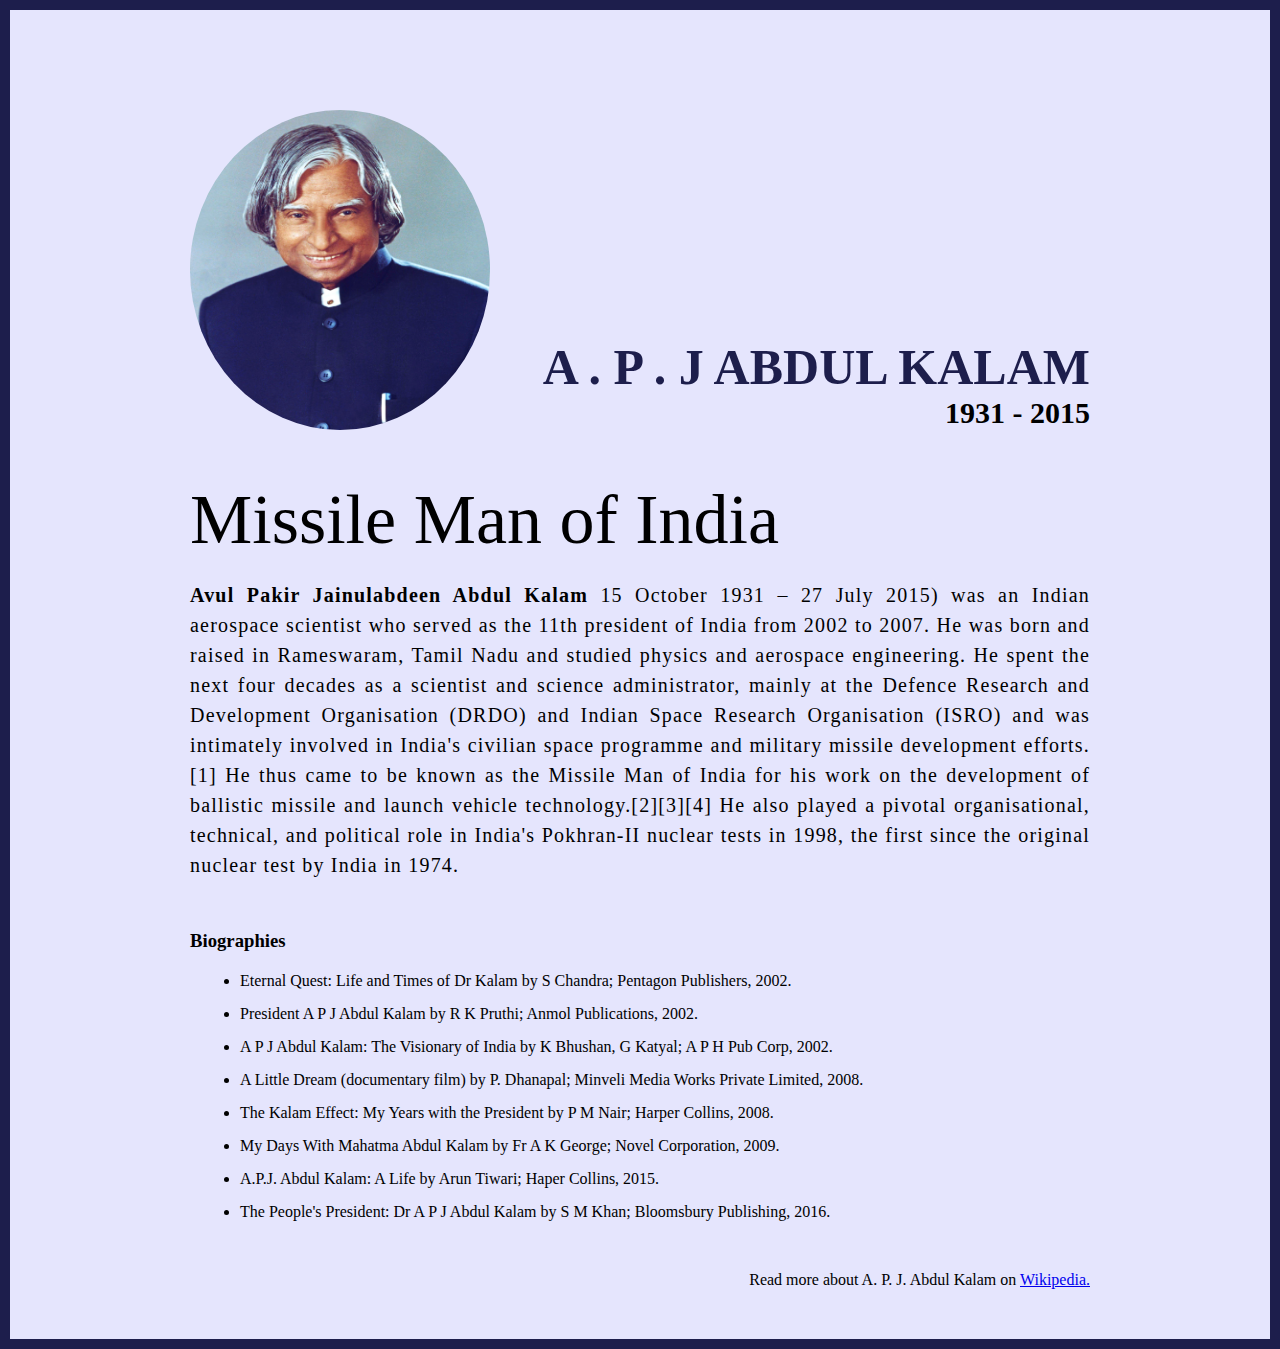
<file: Project 1_APJ/index.html>
<!DOCTYPE html>
<html lang="en">
  <head>
    <meta charset="UTF-8" />

    <meta http-equiv="X-UA-Compatible" content="IE=edge" />

    <meta name="viewport" content="width=device-width, initial-scale=1.0" />
    <title>The Tribute Website | A.P. J Abdul Kalam</title>
    <link rel="stylesheet" href="style.css" />
  </head>
  <body>
    <div class="container">
      <div class="content">
        <section class="top_section">
          <div class="image_container">
            <img src="./images/apj.jpg" alt="tribute" />
          </div>
          <div>
            <h1>A . P . J Abdul Kalam</h1>
            <h4>1931 - 2015</h4>
          </div>
        </section>
        <section class="about_section">
          <h2>Missile Man of India</h2>
          <p>
            <b>Avul Pakir Jainulabdeen Abdul Kalam</b> 15 October 1931 – 27 July
            2015) was an Indian aerospace scientist who served as the 11th
            president of India from 2002 to 2007. He was born and raised in
            Rameswaram, Tamil Nadu and studied physics and aerospace
            engineering. He spent the next four decades as a scientist and
            science administrator, mainly at the Defence Research and
            Development Organisation (DRDO) and Indian Space Research
            Organisation (ISRO) and was intimately involved in India's civilian
            space programme and military missile development efforts.[1] He thus
            came to be known as the Missile Man of India for his work on the
            development of ballistic missile and launch vehicle
            technology.[2][3][4] He also played a pivotal organisational,
            technical, and political role in India's Pokhran-II nuclear tests in
            1998, the first since the original nuclear test by India in 1974.
          </p>
        </section>
        <section class="biography_section">
          <h3>Biographies</h3>
          <ul>
            <li>
              Eternal Quest: Life and Times of Dr Kalam by S Chandra; Pentagon
              Publishers, 2002.
            </li>
            <li>
              President A P J Abdul Kalam by R K Pruthi; Anmol Publications,
              2002.
            </li>
            <li>
              A P J Abdul Kalam: The Visionary of India by K Bhushan, G Katyal;
              A P H Pub Corp, 2002.
            </li>
            <li>
              A Little Dream (documentary film) by P. Dhanapal; Minveli Media
              Works Private Limited, 2008.
            </li>
            <li>
              The Kalam Effect: My Years with the President by P M Nair; Harper
              Collins, 2008.
            </li>
            <li>
              My Days With Mahatma Abdul Kalam by Fr A K George; Novel
              Corporation, 2009.
            </li>
            <li>
              A.P.J. Abdul Kalam: A Life by Arun Tiwari; Haper Collins, 2015.
            </li>
            <li>
              The People's President: Dr A P J Abdul Kalam by S M Khan;
              Bloomsbury Publishing, 2016.
            </li>
          </ul>
        </section>
        <footer>
          <p>
            Read more about A. P. J. Abdul Kalam on
            <a href="https://en.wikipedia.org/wiki/A._P._J._Abdul_Kalam"
              >Wikipedia.</a
            >
          </p>
        </footer>
      </div>
    </div>
  </body>
</html>
</file>
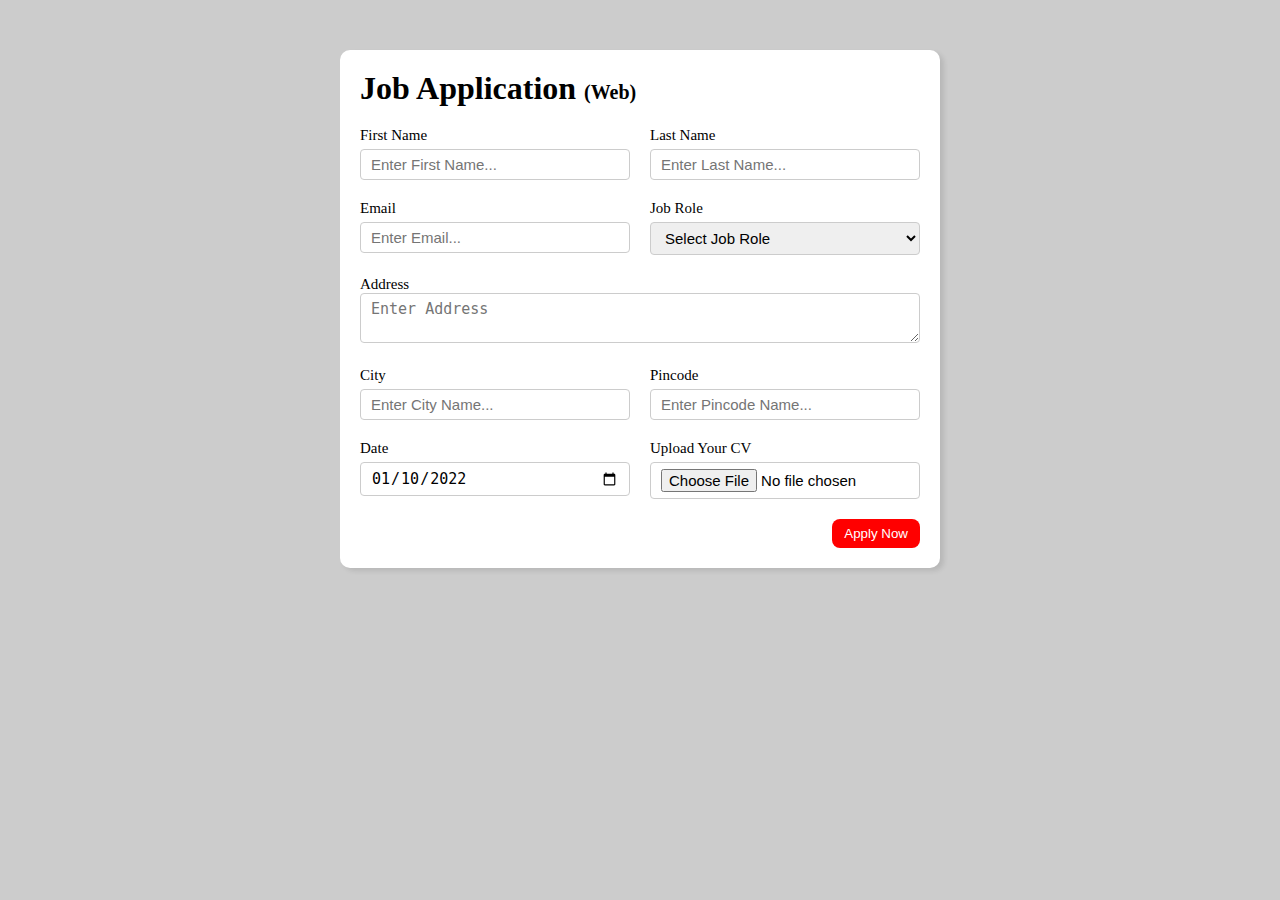
<file: Project 2_Job Form/index.html>
<!DOCTYPE html>
<html lang="en">
  <head>
    <meta charset="UTF-8" />
    <meta http-equiv="X-UA-Compatible" content="IE=edge" />
    <meta name="viewport" content="width=device-width, initial-scale=1.0" />
    <title>Job Application Form</title>
    <link rel="stylesheet" href="style.css" />
  </head>
  <body>
    <div class="container">
      <div class="apply_box">
        <h1>
          Job Application
          <span class="title_small">(Web)</span>
        </h1>
        <form action="">
          <div class="form_container">
            <div class="form_control">
              <label for="first_name"> First Name </label>
              <input
                id="first_name"
                name="first_name"
                placeholder="Enter First Name..."
              />
            </div>
            <div class="form_control">
              <label for="last_name"> Last Name </label>
              <input
                id="last_name"
                name="last_name"
                placeholder="Enter Last Name..."
              />
            </div>
            <div class="form_control">
              <label for="email"> Email </label>
              <input
                type="email"
                id="email"
                name="email"
                placeholder="Enter Email..."
              />
            </div>
            <div class="form_control">
              <label for="job_role"> Job Role </label>
              <select id="job_role" name="job_role">
                <option value="">Select Job Role</option>
                <option value="frontend">Frontend Developer</option>
                <option value="backend">Backend Developer</option>
                <option value="full_stack">Full Stack Developer</option>
                <option value="ui_ux">UI UX Designer</option>
              </select>
            </div>
            <div class="textarea_control">
              <label for="address"> Address </label>
              <textarea
                id="address"
                name="address"
                row="4"
                cols="50"
                placeholder="Enter Address"
              ></textarea>
            </div>
            <div class="form_control">
              <label for="city"> City </label>
              <input id="city" name="city" placeholder="Enter City Name..." />
            </div>
            <div class="form_control">
              <label for="pincode"> Pincode </label>
              <input
                type="number"
                id="pincode"
                name="pincode"
                placeholder="Enter Pincode Name..."
              />
            </div>
            <div class="form_control">
              <label for="date"> Date </label>
              <input value="2022-01-10" type="date" id="date" name="date" />
            </div>
            <div class="form_control">
              <label for="upload"> Upload Your CV </label>
              <input type="file" id="upload" name="upload" />
            </div>
          </div>
          <div class="button_container">
            <button type="submit">Apply Now</button>
          </div>
        </form>
      </div>
    </div>
  </body>
</html>
</file>
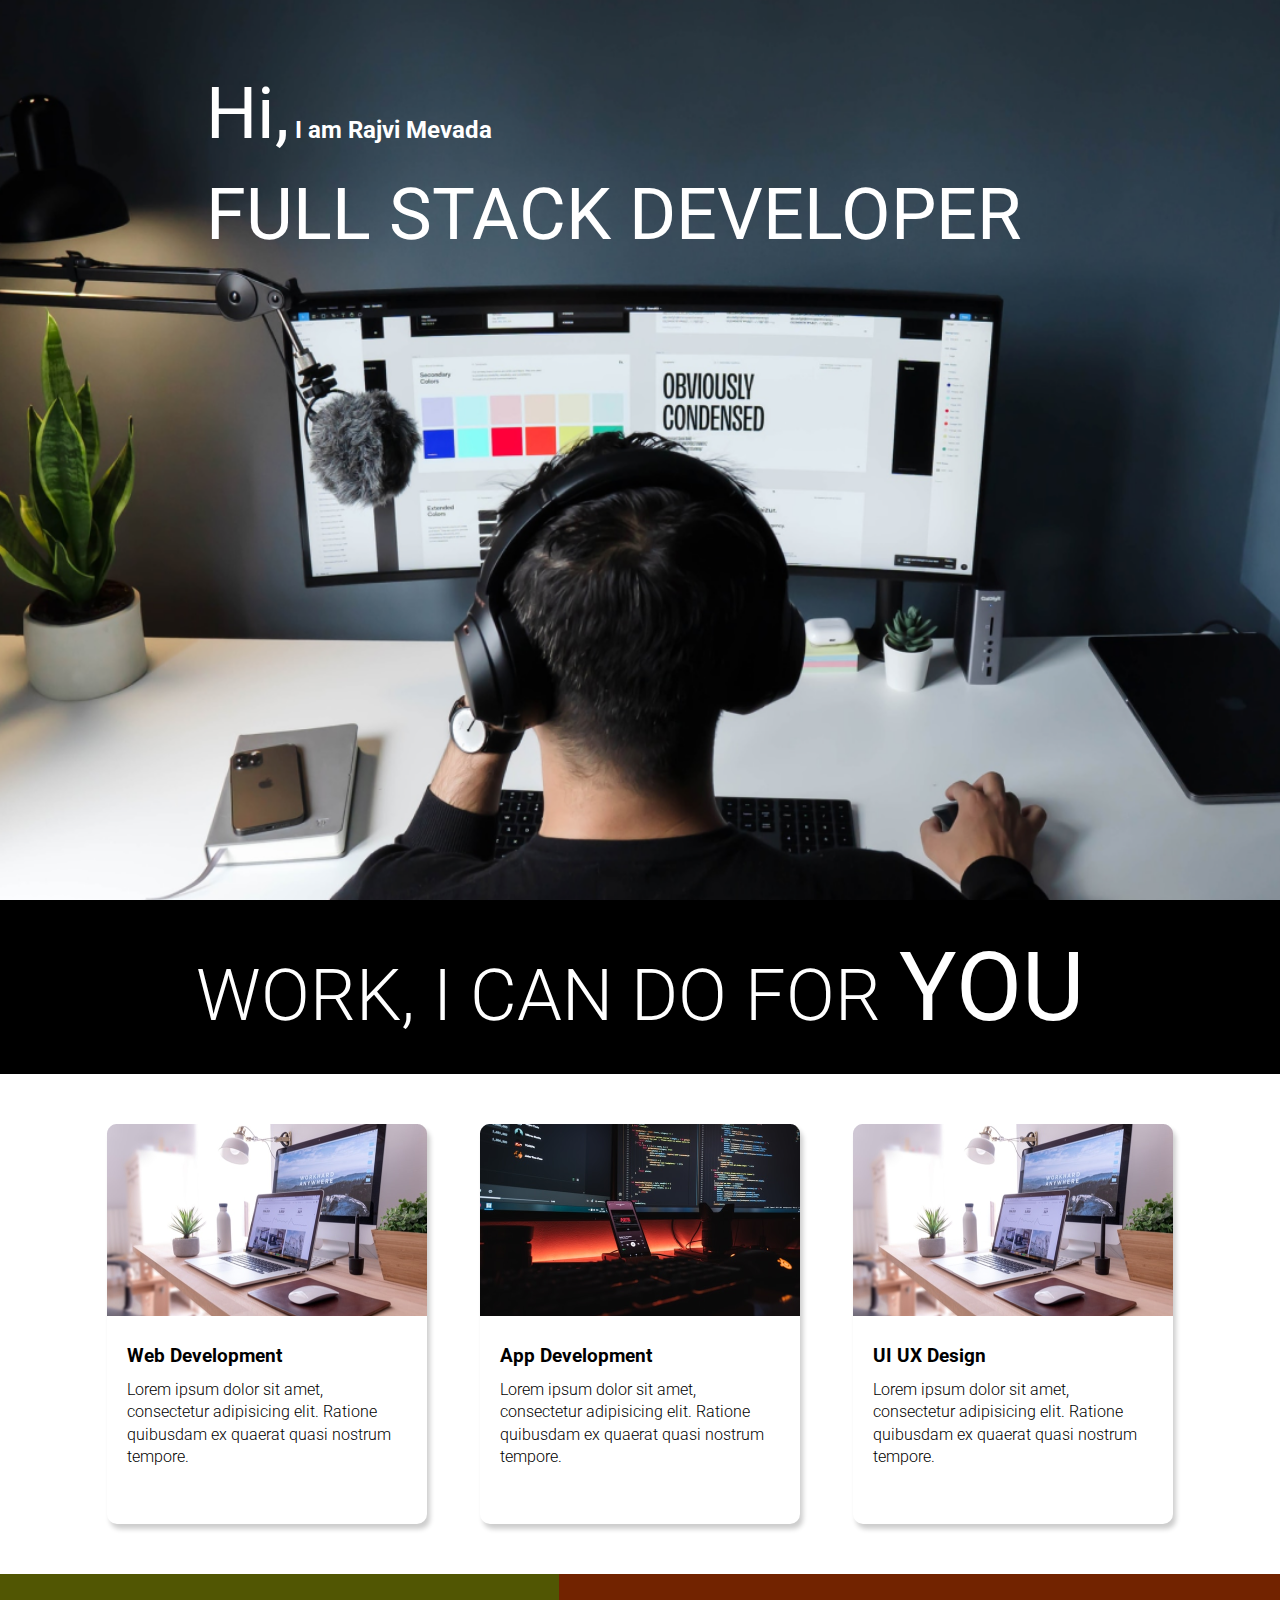
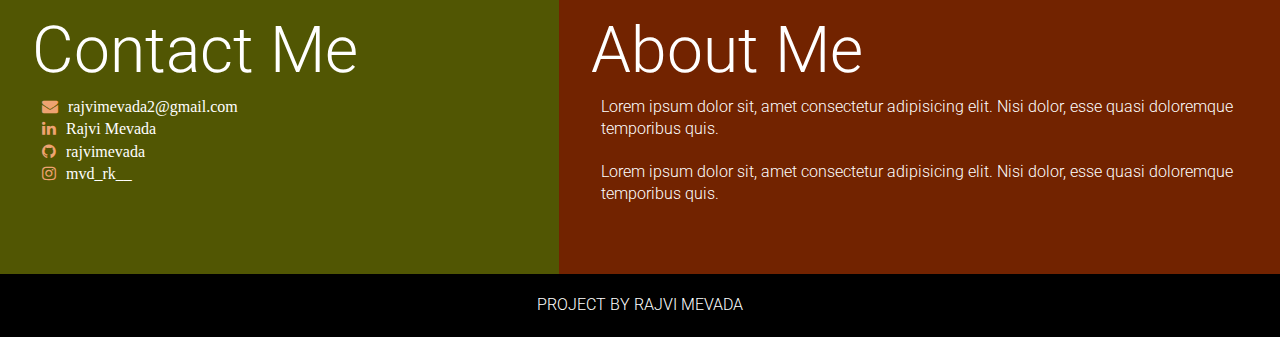
<file: Project 4_Developer/index.html>
<!DOCTYPE html>
<html lang="en">
  <head>
    <meta charset="UTF-8" />
    <meta http-equiv="X-UA-Compatible" content="IE=edge" />
    <meta name="viewport" content="width=device-width, initial-scale=1.0" />
    <title>Developer | Landing Page</title>
    <link rel="stylesheet" href="https://stackpath.bootstrapcdn.com/font-awesome/4.7.0/css/font-awesome.min.css">
    
    <link rel="stylesheet" href="style.css" />
  </head>
  <body>
    <section class="hero_section">
      <div class="text_container">
        <h2><span class="lg_text">Hi,</span> I am Rajvi Mevada</h2>
        <h1 class="lg_text">FULL STACK DEVELOPER</h1>
      </div>
    </section>
    <section class="black_box">
      <h2>WORK, I CAN DO FOR <span>YOU</span></h2>
    </section>
    <section class="work">
      <div class="grid_item">
        <div class="card">
          <div class="image_container">
            <img src="images/web.png" alt="web development" />
          </div>
          <div class="card_content">
            <h3>Web Development</h3>
            <p>
              Lorem ipsum dolor sit amet, consectetur adipisicing elit. Ratione
              quibusdam ex quaerat quasi nostrum tempore.
            </p>
          </div>
        </div>
      </div>
      <div class="grid_item">
        <div class="card">
          <div class="image_container">
            <img src="images/mobile.png" alt="app development" />
          </div>
          <div class="card_content">
            <h3>App Development</h3>
            <p>
              Lorem ipsum dolor sit amet, consectetur adipisicing elit. Ratione
              quibusdam ex quaerat quasi nostrum tempore.
            </p>
          </div>
        </div>
      </div>
      <div class="grid_item">
        <div class="card">
          <div class="image_container">
            <img src="images/web.png" alt="web development" />
          </div>
          <div class="card_content">
            <h3>UI UX Design</h3>
            <p>
              Lorem ipsum dolor sit amet, consectetur adipisicing elit. Ratione
              quibusdam ex quaerat quasi nostrum tempore.
            </p>
          </div>
        </div>
      </div>
    </section>
    <section class="bottom_section">
      <div class="contact">
        <h2>Contact Me</h2>
        <!-- <p>
          Lorem ipsum dolor sit, amet consectetur adipisicing elit. Nisi dolor,
          esse quasi doloremque temporibus quis.
        </p> -->
        <!-- <i class="fa fa-envelope">
          <span class="mail"><a href="mailto:harshmevada8@gmail.com">
            <p>rajvimevada2@gmail.com</p>
          </a></span>
        </i> -->

        <i class="fa fa-envelope"><a href="mailto:rajvimevada2@gmail.com">rajvimevada2@gmail.com</a></i><br>
        <i class="fa fa-linkedin"><a href="https://www.linkedin.com/in/rajvimevada-169bOb248">Rajvi Mevada</a></i><br>
        <i class="fa fa-github"><a href="https://github.com/rajvimevada">rajvimevada</a></i><br>
        <i class="fa fa-instagram"><a href="https://www.instagram.com/mvd_rk__/">mvd_rk__</a></i><br>


        
      </div>
      <div class="about">
        <h2>About Me</h2>

        <p>
          Lorem ipsum dolor sit, amet consectetur adipisicing elit. Nisi dolor,
          esse quasi doloremque temporibus quis.
        </p>
        <p>
          Lorem ipsum dolor sit, amet consectetur adipisicing elit. Nisi dolor,
          esse quasi doloremque temporibus quis.
        </p>
      </div>
    </section>
    <footer>Project By Rajvi Mevada</footer>
  </body>
</html>
</file>
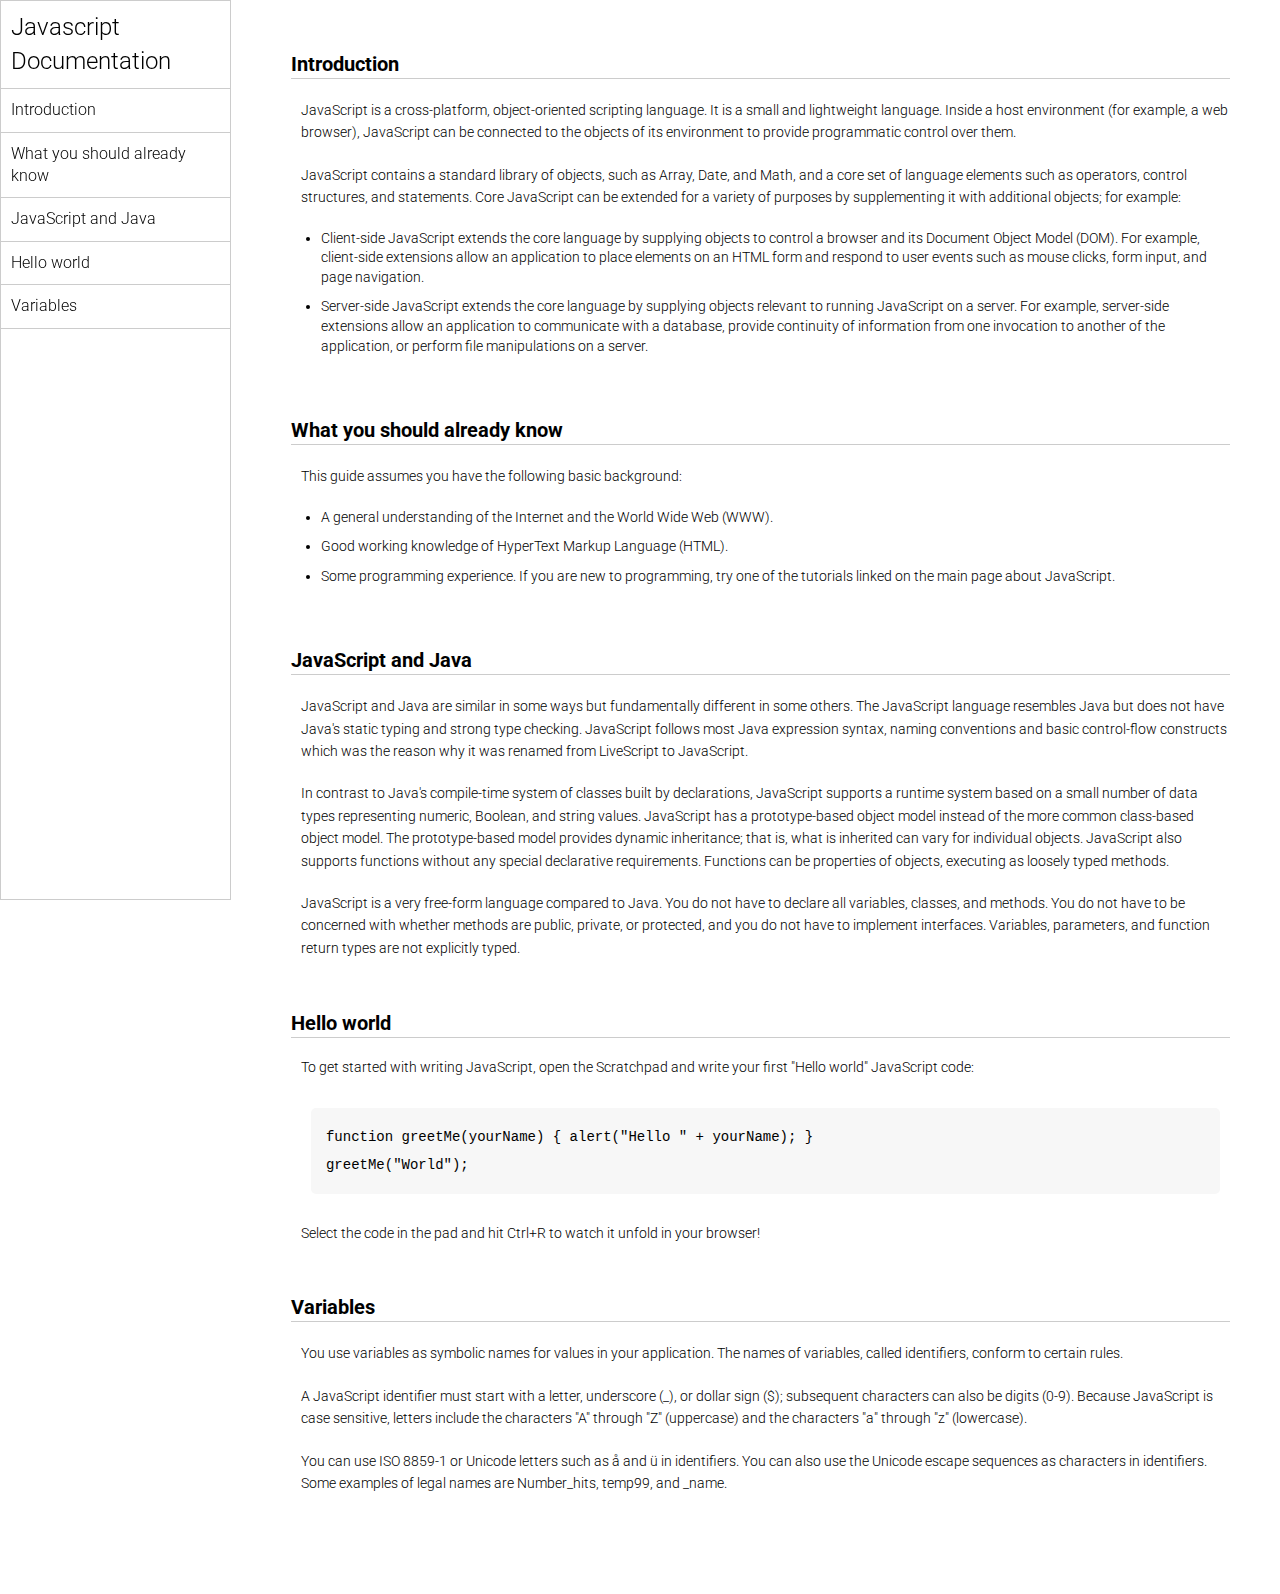
<file: Project 8_JSDocument/index.html>
<!DOCTYPE html>
<html lang="en">
  <head>
    <meta charset="UTF-8" />
    <meta http-equiv="X-UA-Compatible" content="IE=edge" />
    <meta name="viewport" content="width=device-width, initial-scale=1.0" />
    <title>Javascript Documentation</title>
    <link rel="stylesheet" href="style.css" />
    <link rel="stylesheet" href="style.css" />
  </head>
  <body>
    <header>
      <nav>
        <h1>Javascript Documentation</h1>
        <ul>
          <a href="#Introduction"><li>Introduction</li></a>
          <a href="#What_you_should_already_know"
            ><li>What you should already know</li></a
          >
          <a href="#JavaScript_and_Java"><li>JavaScript and Java</li></a>
          <a href="#Hello_world"><li>Hello world</li></a>
          <a href="#Variables"><li>Variables</li></a>
        </ul>
      </nav>
    </header>
    <main>
      <section id="Introduction">
        <h2>Introduction</h2>
        <article>
          <p>
            JavaScript is a cross-platform, object-oriented scripting language.
            It is a small and lightweight language. Inside a host environment
            (for example, a web browser), JavaScript can be connected to the
            objects of its environment to provide programmatic control over
            them.
          </p>

          <p>
            JavaScript contains a standard library of objects, such as Array,
            Date, and Math, and a core set of language elements such as
            operators, control structures, and statements. Core JavaScript can
            be extended for a variety of purposes by supplementing it with
            additional objects; for example:
          </p>
          <ul>
            <li>
              Client-side JavaScript extends the core language by supplying
              objects to control a browser and its Document Object Model (DOM).
              For example, client-side extensions allow an application to place
              elements on an HTML form and respond to user events such as mouse
              clicks, form input, and page navigation.
            </li>
            <li>
              Server-side JavaScript extends the core language by supplying
              objects relevant to running JavaScript on a server. For example,
              server-side extensions allow an application to communicate with a
              database, provide continuity of information from one invocation to
              another of the application, or perform file manipulations on a
              server.
            </li>
          </ul>
        </article>
      </section>
      <section id="What_you_should_already_know">
        <h2>What you should already know</h2>
        <article>
          <p>This guide assumes you have the following basic background:</p>

          <ul>
            <li>
              A general understanding of the Internet and the World Wide Web
              (WWW).
            </li>
            <li>Good working knowledge of HyperText Markup Language (HTML).</li>
            <li>
              Some programming experience. If you are new to programming, try
              one of the tutorials linked on the main page about JavaScript.
            </li>
          </ul>
        </article>
      </section>
      <section id="JavaScript_and_Java">
        <h2>JavaScript and Java</h2>
        <article>
          <p>
            JavaScript and Java are similar in some ways but fundamentally
            different in some others. The JavaScript language resembles Java but
            does not have Java's static typing and strong type checking.
            JavaScript follows most Java expression syntax, naming conventions
            and basic control-flow constructs which was the reason why it was
            renamed from LiveScript to JavaScript.
          </p>

          <p>
            In contrast to Java's compile-time system of classes built by
            declarations, JavaScript supports a runtime system based on a small
            number of data types representing numeric, Boolean, and string
            values. JavaScript has a prototype-based object model instead of the
            more common class-based object model. The prototype-based model
            provides dynamic inheritance; that is, what is inherited can vary
            for individual objects. JavaScript also supports functions without
            any special declarative requirements. Functions can be properties of
            objects, executing as loosely typed methods.
          </p>
          <p>
            JavaScript is a very free-form language compared to Java. You do not
            have to declare all variables, classes, and methods. You do not have
            to be concerned with whether methods are public, private, or
            protected, and you do not have to implement interfaces. Variables,
            parameters, and function return types are not explicitly typed.
          </p>
        </article>
      </section>
      <section id="Hello_world">
        <h2>Hello world</h2>
        <article>
          To get started with writing JavaScript, open the Scratchpad and write
          your first "Hello world" JavaScript code:
          <code
            >function greetMe(yourName) { alert("Hello " + yourName); }
            greetMe("World");
          </code>

          Select the code in the pad and hit Ctrl+R to watch it unfold in your
          browser!
        </article>
      </section>
      <section id="Variables">
        <h2>Variables</h2>
        <article>
          <p>
            You use variables as symbolic names for values in your application.
            The names of variables, called identifiers, conform to certain
            rules.
          </p>
          <p>
            A JavaScript identifier must start with a letter, underscore (_), or
            dollar sign ($); subsequent characters can also be digits (0-9).
            Because JavaScript is case sensitive, letters include the characters
            "A" through "Z" (uppercase) and the characters "a" through "z"
            (lowercase).
          </p>
          <p>
            You can use ISO 8859-1 or Unicode letters such as å and ü in
            identifiers. You can also use the Unicode escape sequences as
            characters in identifiers. Some examples of legal names are
            Number_hits, temp99, and _name.
          </p>
        </article>
      </section>
    </main>
  </body>
</html>
</file>
<file: Project 1_APJ/style.css>
* {
  margin: 0;
  padding: 0;
  box-sizing: border-box;
}

.container {
  background-color: #e5e5fd;
  min-height: 100vh;
  border: 10px solid #1d1e4c;
}

.content {
  max-width: 900px;
  margin: 0 auto;
}
.top_section {
  margin-top: 100px;
  display: flex;
  justify-content: space-between;
  align-items: flex-end;
}
.top_section h1 {
  font-size: 50px;
  font-weight: bold;
  color: #1d1e4c;
  text-transform: uppercase;
}
.top_section h4 {
  font-size: 30px;
  text-align: end;
}

.image_container {
  border-radius: 50%;
  overflow: hidden;
}

.image_container,
img {
  width: 300px;
  height: 320px;
}
.about_section {
  margin-top: 50px;
}
.about_section h2 {
  font-size: 70px;
  font-weight: 400;
  margin-bottom: 20px;
}
.about_section p {
  font-size: 20px;
  line-height: 30px;
  letter-spacing: 1.2px;
  text-align: justify;
}
.biography_section {
  margin: 50px 0;
}
.biography_section h3 {
  margin-bottom: 20px;
}
.biography_section ul {
  margin-left: 50px;
}
.biography_section li {
  margin-bottom: 15px;
}

footer {
  margin: 50px 0;
}
footer p {
  text-align: end;
}
</file>
<file: Project 2_Job Form/style.css>
* {
  margin: 0;
  padding: 0;
  box-sizing: border-box;
}

body {
  background-color: #ccc;
}
.container {
  max-width: 900px;
  margin: 0 auto;
}

.apply_box {
  max-width: 600px;
  padding: 20px;
  background-color: white;
  margin: 0 auto;
  margin-top: 50px;
  box-shadow: 4px 3px 5px rgba(1, 1, 1, 0.1);
  border-radius: 10px;
}

.title_small {
  font-size: 20px;
}

.form_container {
  margin-top: 20px;
  display: grid;
  grid-template-columns: repeat(auto-fit, minmax(200px, 1fr));
  gap: 20px;
}
.form_control {
  display: flex;
  flex-direction: column;
}

label {
  font-size: 15px;
  margin-bottom: 5px;
}

input,
select,
textarea {
  padding: 6px 10px;
  border: 1px solid #ccc;
  border-radius: 4px;
  font-size: 15px;
}

input:focus {
  outline-color: red;
}

.button_container {
  display: flex;

  justify-content: flex-end;
  margin-top: 20px;
}
button {
  background-color: red;
  border: transparent solid 2px;
  padding: 5px 10px;
  color: white;
  border-radius: 8px;
  transition: 0.3s ease-in;
}
button:hover {
  background-color: #ccc;
  border: 2px solid red;
  color: black;
  transition: 0.3s ease-out;
  cursor: pointer;
}
.textarea_control {
  grid-column: 1 / span 2;
}
.textarea_control textarea {
  width: 100%;
}

@media (max-width: 460px) {
  .textarea_control {
    grid-column: 1 / span 1;
  }
} ;
</file>
<file: Project 4_Developer/style.css>
@import url("https://fonts.googleapis.com/css2?family=Roboto:ital,wght@0,100;0,300;0,400;0,500;0,700;0,900;1,100;1,300;1,400;1,500;1,700;1,900&display=swap");
* {
  margin: 0;
  padding: 0;
  box-sizing: border-box;
}

html,
body {
  line-height: 1.4;
  font-weight: 300;
  font-family: "Roboto", sans-serif;
}

.hero_section {
  background-image: url(images/developer.png);
  min-height: 100vh;
  background-position: center;
  background-size: cover;
  background-repeat: no-repeat;
}
.text_container {
  color: white;
  max-width: 900px;
  margin: 0 auto;
  padding-top: 64px;
  padding-left: 16px;
}
.lg_text {
  font-size: 72px;
  font-weight: 400;
}
.black_box {
  background-color: #000;
  padding: 20px;
}
.black_box h2 {
  font-size: 72px;
  color: white;
  text-align: center;
  font-weight: 300;
}

.black_box h2 span {
  font-weight: 400;
  font-size: 96px;
}
.work {
  display: grid;
  gap: 20px;
  grid-template-columns: repeat(auto-fit, minmax(320px, 1fr));

  max-width: 1100px;
  margin: 50px auto;
}
.grid_item {
  display: flex;
  justify-content: center;
  align-items: center;
}
.card {
  max-width: 320px;
  height: 400px;
  border-radius: 10px;
  box-shadow: 3px 5px 5px rgba(1, 1, 1, 0.2);
  transition: 0.2s ease-in-out;
}
.card:hover {
  transform: scale(1.04);
  box-shadow: 3px 5px 5px rgba(1, 1, 1, 0.3);
  transition: 0.2s ease-in-out;
}
.card_content {
  padding: 20px;
}
.card_content h3 {
  margin-bottom: 10px;
}
.bottom_section {
  display: flex;
}
.contact {
  background-color: #515603;
  width: 50%;
}
.about {
  background-color: #722300;
}

.contact,
.about {
  min-height: 300px;
  padding: 32px;
  color: white;
}
.about h2,
.contact h2 {
  font-size: 64px;
  font-weight: 300;
}
.about p,
.contact a {
  margin-bottom: 20px;
  margin-left: 10px;
  color: white;
  font-size: 16px;
}

.contact a:link{
  text-decoration: none;
}

.contact i{
  margin-left: 10px;
  color: #eea371;
}

.mail{
  display: flex;
}

footer {
  text-align: center;
  text-transform: uppercase;
  background-color: #000;
  padding: 20px;
  color: white;
}
@media (max-width: 786px) {
  .hero_section {
    min-height: 50vh;
  }
  .text_container {
    padding: 10px 0;
    text-align: center;
  }
  .lg_text {
    font-size: 32px;
  }
  .black_box h2 {
    font-size: 24px;
  }
  .black_box h2 span {
    font-weight: 400;
    font-size: 32px;
  }
  .bottom_section {
    flex-direction: column;
  }
  h1 {
    font-size: 32px;
  }
  .about h2,
  .contact h2 {
    font-size: 32px;
  }
}
</file>
<file: Project 8_JSDocument/style.css>
@import url("https://fonts.googleapis.com/css2?family=Roboto:ital,wght@0,100;0,300;0,500;0,700;0,900;1,100;1,300;1,400;1,500;1,700;1,900&display=swap");

* {
  margin: 0;
  padding: 0;
  box-sizing: border-box;
}
html,
body {
  font-family: "Roboto", sans-serif;
  font-weight: 300;
  line-height: 1.4;
  scroll-behavior: smooth;
}

a {
  text-decoration: none;
}

body {
  display: flex;
  gap: 10px;
}

header {
  border: 1px solid #ccc;
  height: 100vh;
  position: sticky;
  top: 0;
}
nav {
  /* padding: 20px 10px; */
}
nav h1 {
  font-size: 1.5rem;
  font-weight: 300;
  padding: 10px;
  border-bottom: 1px solid #ccc;
}

nav ul {
  list-style: none;
}
nav ul li {
  border-bottom: 1px solid #ccc;
  padding: 10px;
  color: black;
}
nav ul li:hover {
  background: #ccc;
  transition: 0.3s ease-in-out;
}

/* Main Section */

main {
  padding: 50px;
}

section {
  margin-bottom: 50px;
  scroll-margin: 50px;
}

section article {
  max-width: 1200px;
  font-size: 14px;
}
section h2 {
  font-size: 20px;
  border-bottom: 1px solid #ccc;
  margin-bottom: 20px;
}

section article {
  margin-left: 10px;
  display: flex;
  flex-direction: column;
  gap: 20px;
}

section article ul {
  margin-left: 20px;
}
section article ul li {
  margin-bottom: 10px;
}

section article p {
  font-size: 14px;
  line-height: 1.6;
}

code {
  display: block;
  text-align: left;
  white-space: pre-line;
  line-height: 2;
  background-color: #f7f7f7;
  padding: 15px;
  margin: 10px;
  border-radius: 5px;
}
</file>
